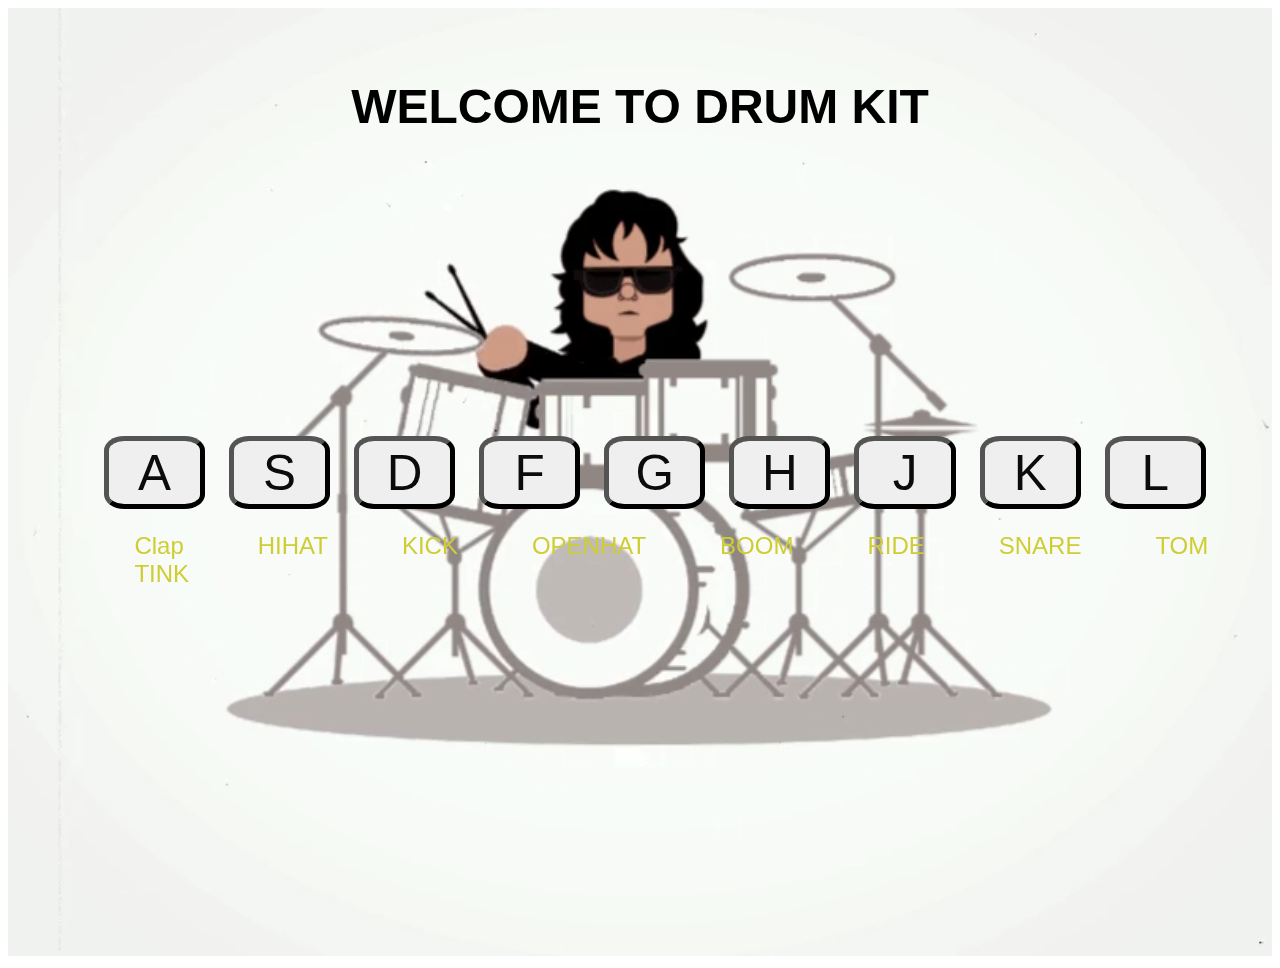
<file: index.html>
<!DOCTYPE html>
<html lang="en">
<head>
    <meta charset="UTF-8">
    
    <meta name="viewport" content="width=device-width, initial-scale=1.0">
    <link rel="icon" href="data:;base64,iVBORw0KGgo=">
    <title>Drum Kit</title>
    <link rel="stylesheet" href="static files/main.css">
</head>
<body>
   

    
    <div  class='container'>
        <audio  id ="sound_G">
            <source src="static files/boom.wav" type="audio/ogg">        
            Your browser does not support the audio element.
        </audio>  
        <audio  id ="sound_A">
            <source src="static files/clap.wav" type="audio/ogg">        
            Your browser does not support the audio element.
        </audio>
        <audio  id ="sound_S">
            <source src="static files/hihat.wav" type="audio/ogg">        
            Your browser does not support the audio element.
        </audio>
        <audio  id ="sound_D">
            <source src="static files/kick.wav" type="audio/ogg">        
            Your browser does not support the audio element.
        </audio>
        <audio  id ="sound_F">
            <source src="static files/openhat.wav" type="audio/ogg">        
            Your browser does not support the audio element.
        </audio>
        <audio  id ="sound_H">
            <source src="static files/ride.wav" type="audio/ogg">        
            Your browser does not support the audio element.
        </audio>
        <audio  id ="sound_J">
            <source src="static files/snare.wav" type="audio/ogg">        
            Your browser does not support the audio element.
        </audio>
        <audio  id ="sound_L">
            <source src="static files/tink.wav" type="audio/ogg">        
            Your browser does not support the audio element.
        </audio>  
        <audio  id ="sound_K">
            <source src="static files/tom.wav" type="audio/ogg">        
            Your browser does not support the audio element.
        </audio>    
    </div>
    <div id="key_container" class="keycontainer">
        
            <video autoplay muted loop class="myVideo">
                <source src="static files/tommy.mp4" type="video/mp4">
              </video>
           
        
            <h1 class='mytop'>WELCOME TO DRUM KIT </h1>
            <div class='inner'>
            <button  id='buttona' onclick="playmusic('A')" type="button">A</button>
            
            <button  id='buttons' onclick="playmusic('S')" type="button">S</button>
            
            <button  id='buttond' onclick="playmusic('D')" type="button">D</button>
           
            <button  id='buttonf' onclick="playmusic('F')" type="button">F</button>
           
            <button  id='buttong' onclick="playmusic('G')" type="button">G</button>
           
            <button  id='buttonh' onclick="playmusic('H')" type="button">H</button>
            
            <button  id='buttonj' onclick="playmusic('J')" type="button">J</button>
           
            <button  id='buttonk' onclick="playmusic('K')" type="button">K</button>
            
            <button  id='buttonl' onclick="playmusic('L')" type="button">L</button>
           
            </div>
            <div class='inner2'>
            <span>Clap</span>
            <span>HIHAT</span>
            <span>KICK</span>
            <span>OPENHAT</span>
            <span>BOOM</span>
            <span>RIDE</span>
            <span>SNARE</span>
            <span>TOM</span>
            <span>TINK</span>

            </div>

            
        
        


    </div>
    
    <script>
        //console.log("hello");
        function playmusic(key)
        { 
            var sound_key='sound_'+key;
           // alert(sound_key)

            document.getElementById(sound_key).play();
           // alert( document.getElementById("sound").play())
        };
        // this fn register the keys of keyboard with the html document
        
        var musicOn=false
        function doc_keyUp(e) { 
            var sound_key='sound_';
            
           
            if (e.keyCode == 65) {                
              //  alert("hello");
                sound_key+='A'
                musicOn=true;
                document.getElementById('buttona').style.background="yellow";
                 //document.getElementById('buttona').style.color=
                document.getElementById(sound_key).play();
                
               
                


            }
            else if (e.keyCode == 65) {
                sound_key+='A'
                musicOn=true;
                document.getElementById(sound_key).play();
                
            }
            else if (e.keyCode == 83) {
                sound_key+='S'
                musicOn=true;
                document.getElementById(sound_key).play(); 
            }
            else if (e.keyCode == 68) {
                sound_key+='D'
                musicOn=true;
                document.getElementById(sound_key).play();
            }
            else if (e.keyCode == 70) {
                sound_key+='F'
                musicOn=true;
                document.getElementById(sound_key).play();
            }
            else if (e.keyCode == 71) {
                sound_key+='G'
                musicOn=true;
                document.getElementById(sound_key).play();
            }
            else if (e.keyCode == 72) {
                sound_key+='H'
                musicOn=true;
                document.getElementById(sound_key).play();
            }
            else if (e.keyCode == 74) {
                sound_key+='J'
                musicOn=true;
                document.getElementById(sound_key).play();
            }
            else if (e.keyCode == 75) {
                sound_key+='K'
                musicOn=true;
                document.getElementById(sound_key).play();
            }
            else if (e.keyCode == 76) {
                sound_key+='L'
                musicOn=true;
                document.getElementById(sound_key).play();
            }
        }
        // register the handler 
        document.addEventListener('keyup', doc_keyUp, false);

        
       
       
    </script>

</body>
</html>
</file>
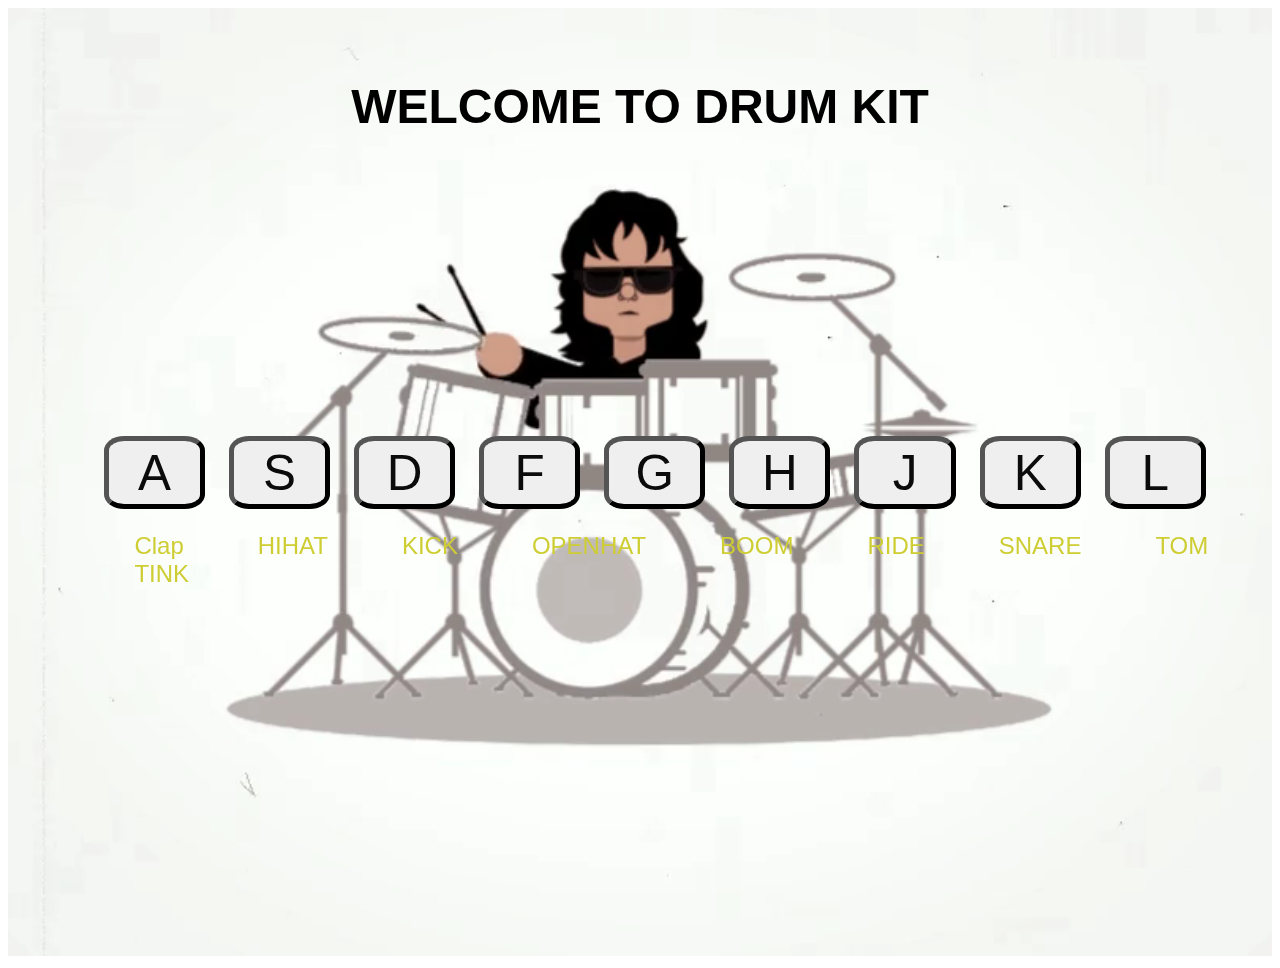
<file: static files/index.html>
<!DOCTYPE html>
<html lang="en">
<head>
    <meta charset="UTF-8">
    
    <meta name="viewport" content="width=device-width, initial-scale=1.0">
    <link rel="icon" href="data:;base64,iVBORw0KGgo=">
    <title>Drum Kit</title>
    <link rel="stylesheet" href="main.css">
</head>
<body>
   

    
    <div  class='container'>
        <audio  id ="sound_G">
            <source src="boom.wav" type="audio/ogg">        
            Your browser does not support the audio element.
        </audio>  
        <audio  id ="sound_A">
            <source src="clap.wav" type="audio/ogg">        
            Your browser does not support the audio element.
        </audio>
        <audio  id ="sound_S">
            <source src="hihat.wav" type="audio/ogg">        
            Your browser does not support the audio element.
        </audio>
        <audio  id ="sound_D">
            <source src="kick.wav" type="audio/ogg">        
            Your browser does not support the audio element.
        </audio>
        <audio  id ="sound_F">
            <source src="openhat.wav" type="audio/ogg">        
            Your browser does not support the audio element.
        </audio>
        <audio  id ="sound_H">
            <source src="ride.wav" type="audio/ogg">        
            Your browser does not support the audio element.
        </audio>
        <audio  id ="sound_J">
            <source src="snare.wav" type="audio/ogg">        
            Your browser does not support the audio element.
        </audio>
        <audio  id ="sound_L">
            <source src="tink.wav" type="audio/ogg">        
            Your browser does not support the audio element.
        </audio>  
        <audio  id ="sound_K">
            <source src="tom.wav" type="audio/ogg">        
            Your browser does not support the audio element.
        </audio>    
    </div>
    <div id="key_container" class="keycontainer">
        
            <video autoplay muted loop class="myVideo">
                <source src="tommy.mp4" type="video/mp4">
              </video>
           
        
            <h1 class='mytop'>WELCOME TO DRUM KIT </h1>
            <div class='inner'>
            <button  id='button' onclick="playmusic('A')" type="button">A</button>
            
            <button  id='button' onclick="playmusic('S')" type="button">S</button>
            
            <button  id='button' onclick="playmusic('D')" type="button">D</button>
           
            <button  id='button' onclick="playmusic('F')" type="button">F</button>
           
            <button  id='button' onclick="playmusic('G')" type="button">G</button>
           
            <button  id='button' onclick="playmusic('H')" type="button">H</button>
            
            <button  id='button' onclick="playmusic('J')" type="button">J</button>
           
            <button  id='button' onclick="playmusic('K')" type="button">K</button>
            
            <button  id='button' onclick="playmusic('L')" type="button">L</button>
           
            </div>
            <div class='inner2'>
            <span>Clap</span>
            <span>HIHAT</span>
            <span>KICK</span>
            <span>OPENHAT</span>
            <span>BOOM</span>
            <span>RIDE</span>
            <span>SNARE</span>
            <span>TOM</span>
            <span>TINK</span>

            </div>

            
        
        


    </div>
    
    <script>
        //console.log("hello");
        function playmusic(key)
        { 
            var sound_key='sound_'+key;
           // alert(sound_key)

            document.getElementById(sound_key).play();
           // alert( document.getElementById("sound").play())
        };
        
       
       
    </script>

</body>
</html>
</file>
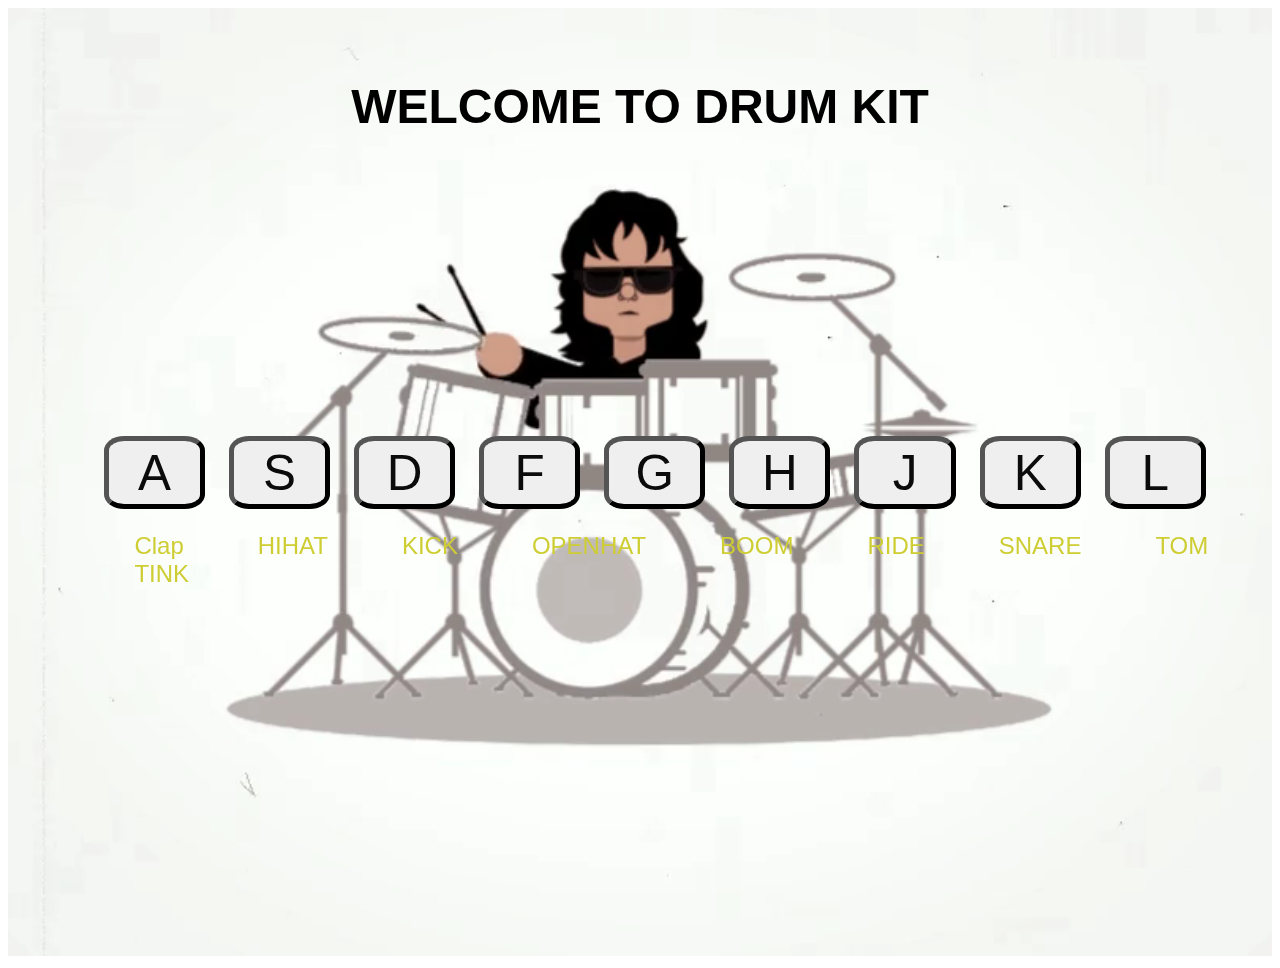
<file: index1.html>
<!DOCTYPE html>
<html lang="en">
<head>
    <meta charset="UTF-8">
    
    <meta name="viewport" content="width=device-width, initial-scale=1.0">
    <link rel="icon" href="data:;base64,iVBORw0KGgo=">
    <title>Drum Kit</title>
    <link rel="stylesheet" href="static files/main.css">
</head>
<body>
   

    
    <div  class='container'>
        <audio  id ="sound_G">
            <source src="static files/boom.wav" type="audio/ogg">        
            Your browser does not support the audio element.
        </audio>  
        <audio  id ="sound_A">
            <source src="static files/clap.wav" type="audio/ogg">        
            Your browser does not support the audio element.
        </audio>
        <audio  id ="sound_S">
            <source src="static files/hihat.wav" type="audio/ogg">        
            Your browser does not support the audio element.
        </audio>
        <audio  id ="sound_D">
            <source src="static files/kick.wav" type="audio/ogg">        
            Your browser does not support the audio element.
        </audio>
        <audio  id ="sound_F">
            <source src="static files/openhat.wav" type="audio/ogg">        
            Your browser does not support the audio element.
        </audio>
        <audio  id ="sound_H">
            <source src="static files/ride.wav" type="audio/ogg">        
            Your browser does not support the audio element.
        </audio>
        <audio  id ="sound_J">
            <source src="static files/snare.wav" type="audio/ogg">        
            Your browser does not support the audio element.
        </audio>
        <audio  id ="sound_L">
            <source src="static files/tink.wav" type="audio/ogg">        
            Your browser does not support the audio element.
        </audio>  
        <audio  id ="sound_K">
            <source src="static files/tom.wav" type="audio/ogg">        
            Your browser does not support the audio element.
        </audio>    
    </div>
    <div id="key_container" class="keycontainer">
        
            <video autoplay muted loop class="myVideo">
                <source src="static files/tommy.mp4" type="video/mp4">
              </video>
           
        
            <h1 class='mytop'>WELCOME TO DRUM KIT </h1>
            <div class='inner'>
            <button  id='buttona' onclick="playmusic('A')" type="button">A</button>
            
            <button  id='buttons' onclick="playmusic('S')" type="button">S</button>
            
            <button  id='buttond' onclick="playmusic('D')" type="button">D</button>
           
            <button  id='buttonf' onclick="playmusic('F')" type="button">F</button>
           
            <button  id='buttong' onclick="playmusic('G')" type="button">G</button>
           
            <button  id='buttonh' onclick="playmusic('H')" type="button">H</button>
            
            <button  id='buttonj' onclick="playmusic('J')" type="button">J</button>
           
            <button  id='buttonk' onclick="playmusic('K')" type="button">K</button>
            
            <button  id='buttonl' onclick="playmusic('L')" type="button">L</button>
           
            </div>
            <div class='inner2'>
            <span>Clap</span>
            <span>HIHAT</span>
            <span>KICK</span>
            <span>OPENHAT</span>
            <span>BOOM</span>
            <span>RIDE</span>
            <span>SNARE</span>
            <span>TOM</span>
            <span>TINK</span>

            </div>

            
        
        


    </div>
    
    <script>
        //console.log("hello");
        function playmusic(key)
        { 
            var sound_key='sound_'+key;
           // alert(sound_key)

            document.getElementById(sound_key).play();
           // alert( document.getElementById("sound").play())
        };
        // this fn register the keys of keyboard with the html document
        
        var musicOn=false
        function doc_keyUp(e) { 
            var sound_key='sound_';
            
           
            if (e.keyCode == 65) {                
              //  alert("hello");
                sound_key+='A'
                musicOn=true;
                document.getElementById('buttona').style.background="yellow";
                 //document.getElementById('buttona').style.color=
                document.getElementById(sound_key).play();
                
               
                


            }
            else if (e.keyCode == 65) {
                sound_key+='A'
                musicOn=true;
                document.getElementById(sound_key).play();
                
            }
            else if (e.keyCode == 83) {
                sound_key+='S'
                musicOn=true;
                document.getElementById(sound_key).play(); 
            }
            else if (e.keyCode == 68) {
                sound_key+='D'
                musicOn=true;
                document.getElementById(sound_key).play();
            }
            else if (e.keyCode == 70) {
                sound_key+='F'
                musicOn=true;
                document.getElementById(sound_key).play();
            }
            else if (e.keyCode == 71) {
                sound_key+='G'
                musicOn=true;
                document.getElementById(sound_key).play();
            }
            else if (e.keyCode == 72) {
                sound_key+='H'
                musicOn=true;
                document.getElementById(sound_key).play();
            }
            else if (e.keyCode == 74) {
                sound_key+='J'
                musicOn=true;
                document.getElementById(sound_key).play();
            }
            else if (e.keyCode == 75) {
                sound_key+='K'
                musicOn=true;
                document.getElementById(sound_key).play();
            }
            else if (e.keyCode == 76) {
                sound_key+='L'
                musicOn=true;
                document.getElementById(sound_key).play();
            }
        }
        // register the handler 
        document.addEventListener('keyup', doc_keyUp, false);

        
       
       
    </script>

</body>
</html>
</file>
<file: static files/main.css>
.myVideo{
    width:100%;
    height:auto;
}

.keycontainer {
    position: relative;
}
.keycontainer button{
    width: 8%;
    height: 19%;
    font-size: 309%;

    color: rgb(12, 11, 11);
    margin-left: 20px;
    font-family: Impact, Haettenschweiler, 'Arial Narrow Bold', sans-serif;
    border-radius: 20%;
    border-width: thick;
    
        
}
  
.keycontainer span{
    

}

.mytop{
    position: absolute;
    top: 71px;
    margin: 0 auto;
   // background-color: blue;
    font-size: 300%;
    width:100%;
    font-family: 'Trebuchet MS', 'Lucida Sans Unicode', 'Lucida Grande', 'Lucida Sans', Arial, sans-serif;
    text-align: center;
    
}
.inner{
    position: absolute;
    top:45%;
    
    width:100%;
    height: 40%;
    padding-left: 6%;

}
.inner2{
    position: absolute;
    top: 0;
    color: rgb(206, 206, 52);
    font-family: Impact, Haettenschweiler, 'Arial Narrow Bold', sans-serif;

    top:55%;
    width:100%;
    height:40%;
    //background-color: teal;
    padding-left: 4.5%;
    
    
    
}
.inner2 span{
 //   background-color: violet;
    font-size: 150%;
    margin-left: 5.5%;
    
}
</file>
